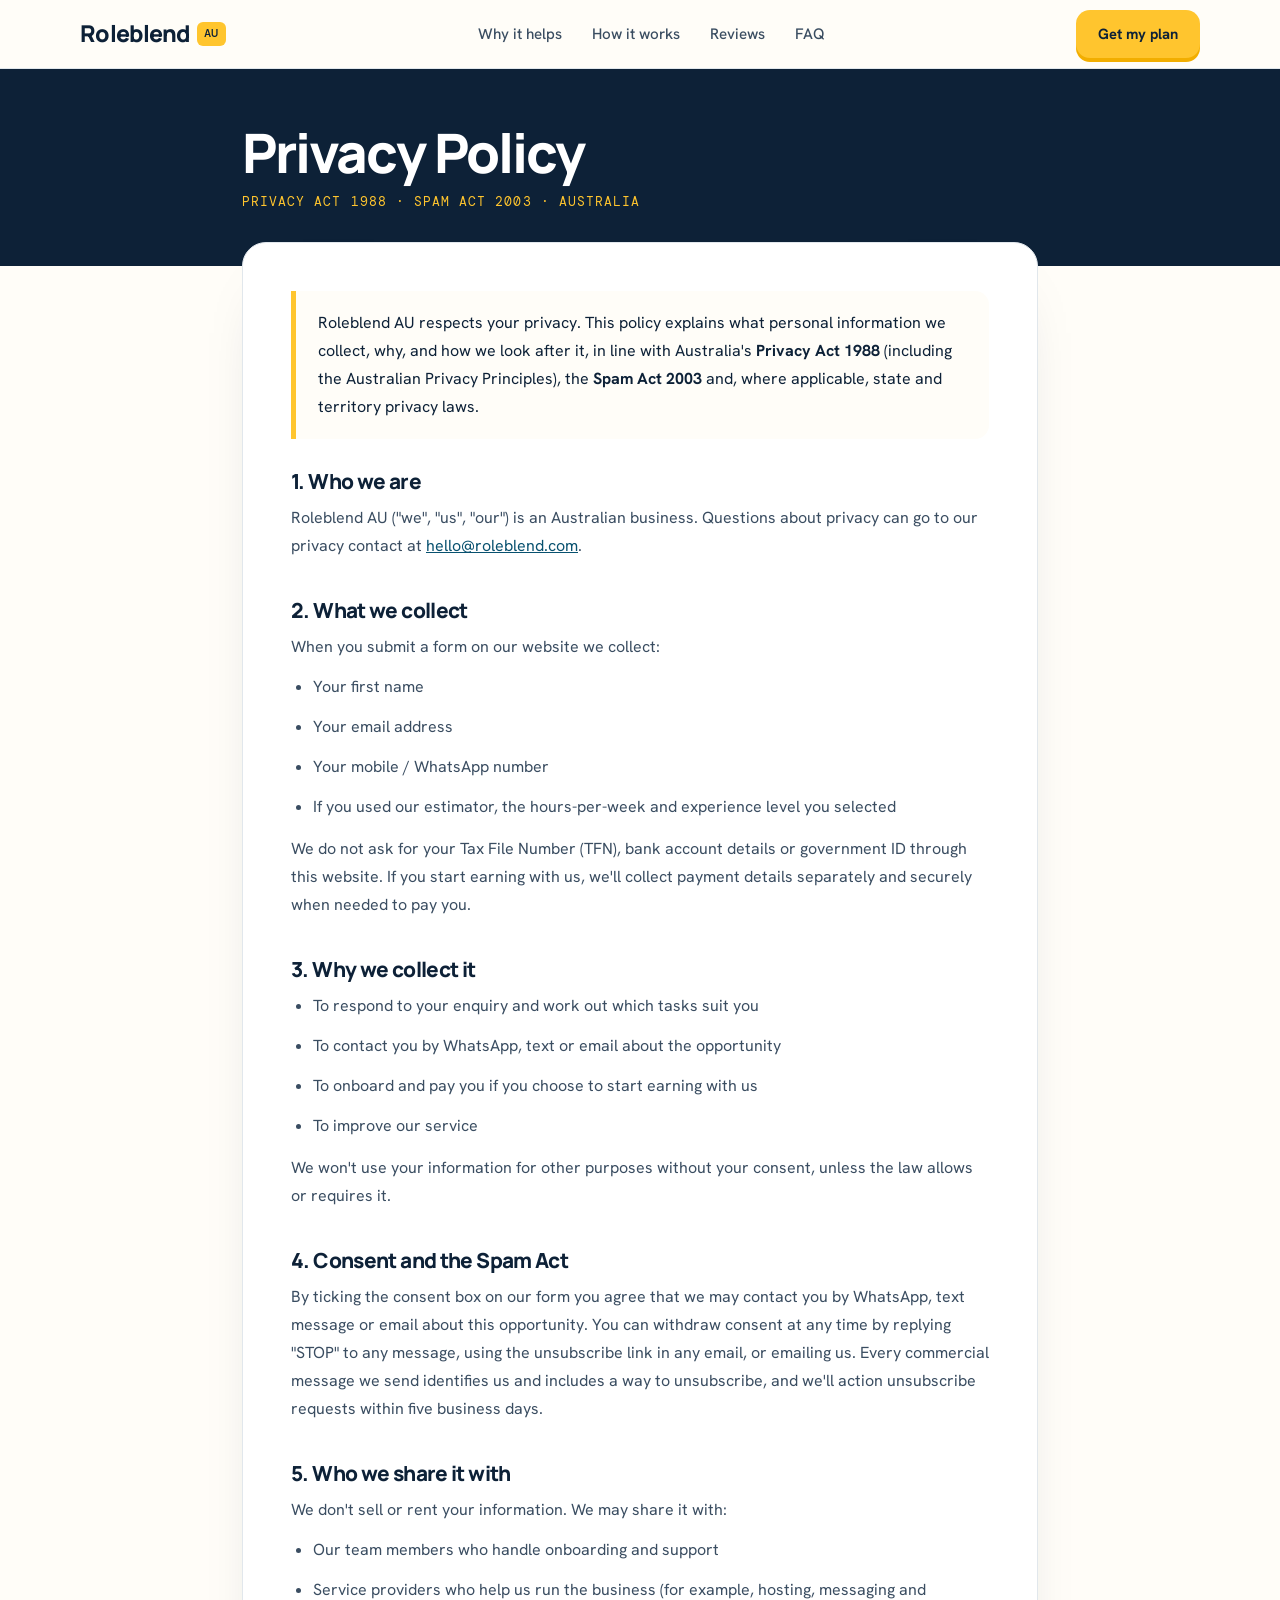
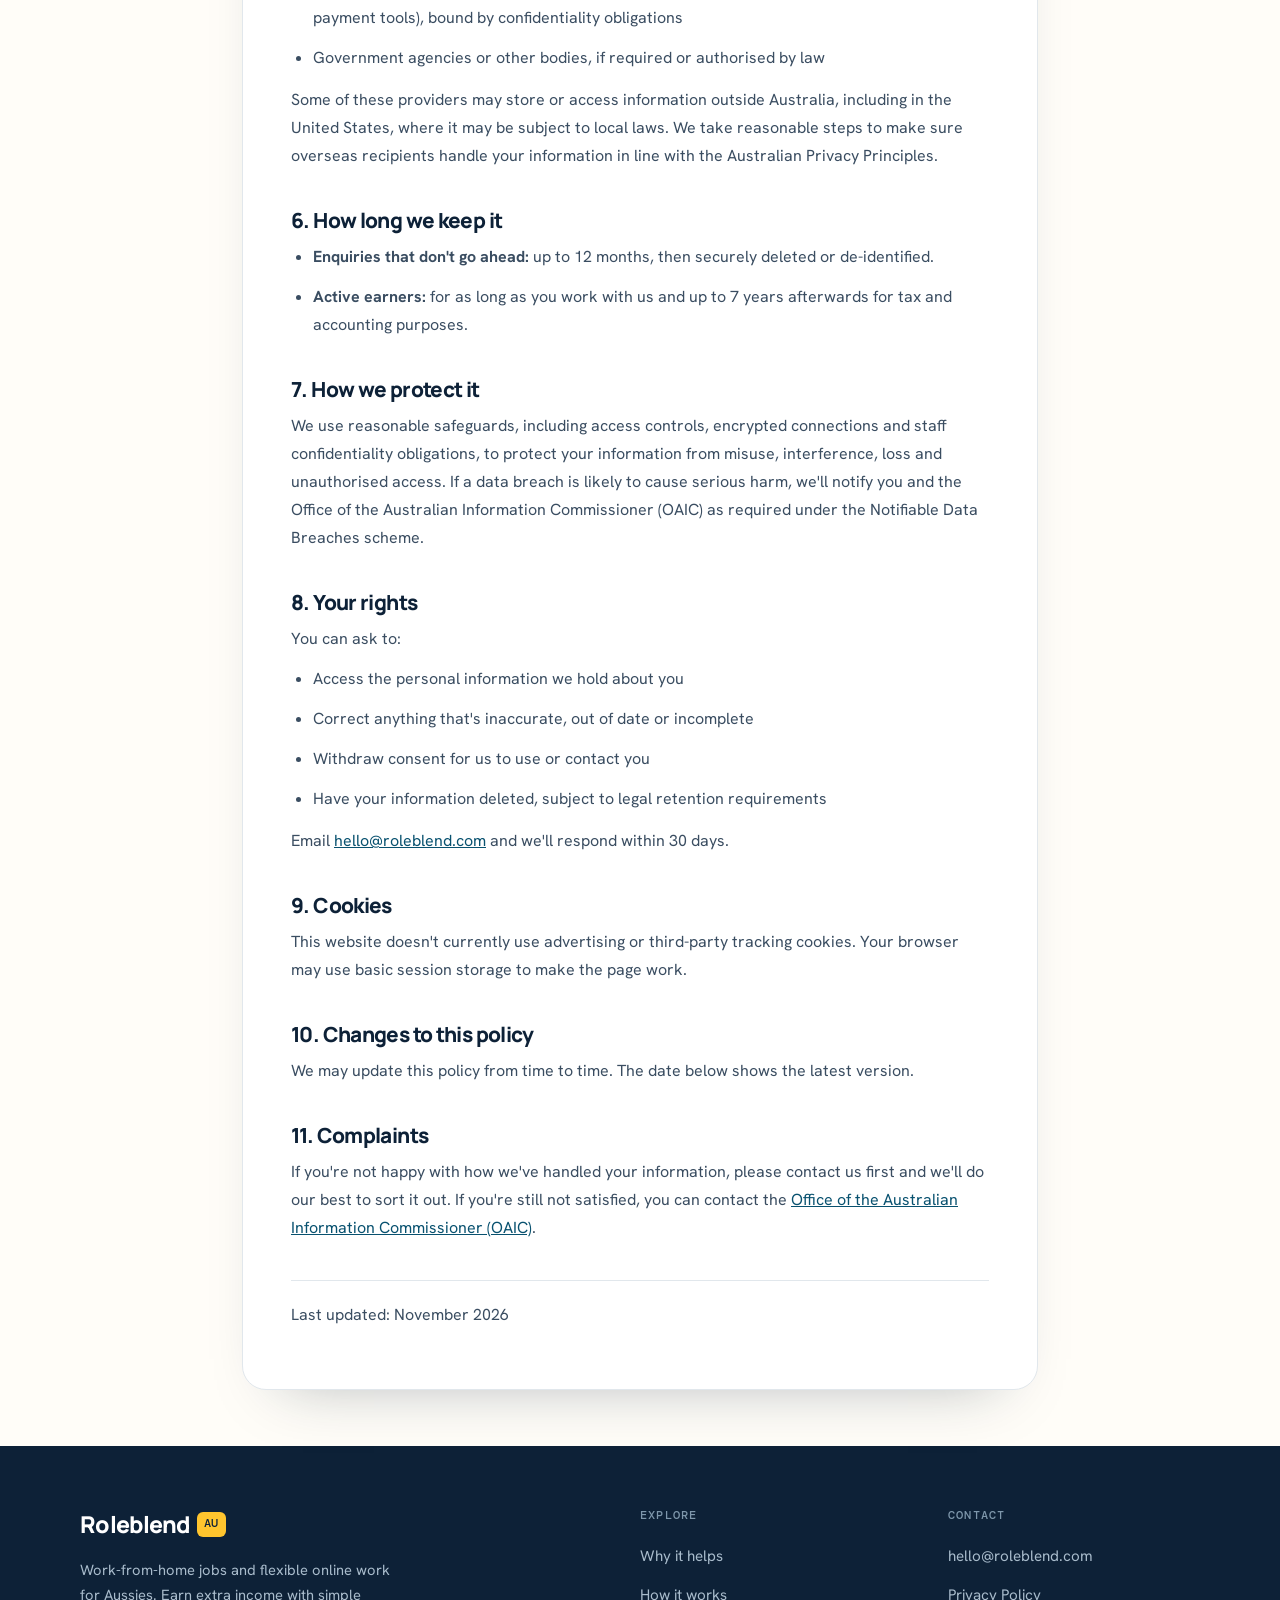
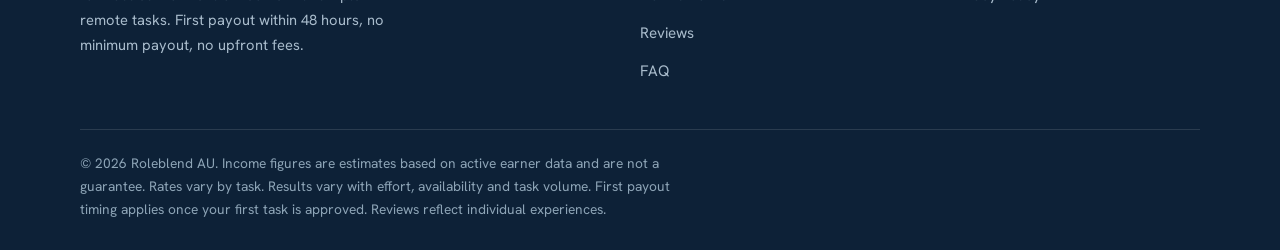
<file: privacy-policy/index.html>
<!DOCTYPE html>
<html lang="en-AU">
<head>
  <meta charset="UTF-8" />
  <meta name="viewport" content="width=device-width, initial-scale=1.0" />
  <title>Privacy Policy (Privacy Act &amp; Spam Act) | Roleblend AU</title>
  <meta name="description" content="How Roleblend AU collects, uses and protects your personal information under Australia's Privacy Act 1988 and Spam Act 2003." />
  <meta name="robots" content="noindex" />
  <meta name="theme-color" content="#0D2137" />
  <link rel="preconnect" href="https://fonts.googleapis.com" />
  <link rel="preconnect" href="https://fonts.gstatic.com" crossorigin />
  <link href="https://fonts.googleapis.com/css2?family=Manrope:wght@600;700;800&family=Hanken+Grotesk:wght@400;500;600;700&family=DM+Mono:wght@500&display=swap" rel="stylesheet" />
  <link rel="stylesheet" href="../shared.css" />
  <style>
    *, *::before, *::after { box-sizing: border-box; margin: 0; padding: 0; }
    :root { --bg:#FFFDF8; --white:#fff; --sea:#E8F2F6; --ink:#0D2137; --ink-2:#3A4D61; --mute:#566879; --line:#E1E7EC; --ocean:#0B6B9A; --ocean-d:#08516F; --wattle:#FFC52E; }
    body { font-family:'Hanken Grotesk',system-ui,sans-serif; background:var(--bg); color:var(--ink); line-height:1.75; font-size:1.0625rem; -webkit-font-smoothing:antialiased; }
    a { color:var(--ocean-d); text-decoration:underline; }
    :focus-visible { outline:3px solid var(--ocean); outline-offset:3px; border-radius:6px; }
    .wrap { width:min(100%,840px); margin-inline:auto; padding-inline:22px; }
    .hero { background:var(--ink); color:#fff; padding-block:56px 52px; }
    .hero h1 { font-family:'Manrope',sans-serif; font-weight: 800; font-size:clamp(2.2rem,5.4vw,3.4rem); letter-spacing: -0.035em; line-height:1; margin-bottom:12px; }
    .hero p { font-family:'DM Mono',monospace; font-size:.82rem; letter-spacing:.08em; text-transform:uppercase; color:var(--wattle); }
    .doc { background:var(--white); border:1px solid var(--line); border-radius:24px; padding:48px; margin-block:-24px 56px; position:relative; box-shadow:0 30px 60px -40px rgba(13,33,55,.35); }
    .doc h2 { font-family:'Manrope',sans-serif; font-weight: 800; font-size:1.3rem; letter-spacing:-0.03em; margin:38px 0 10px; line-height:1.2; }
    .doc h2:first-of-type { margin-top:0; }
    .doc p, .doc li { font-size:1rem; color:var(--ink-2); margin-bottom:12px; }
    .doc ul { margin:6px 0 14px 22px; }
    .note { border-left:5px solid var(--wattle); background:var(--bg); border-radius:0 14px 14px 0; padding:18px 22px; margin-bottom:30px; }
    .note p { margin:0; color:var(--ink); }
    .updated { margin-top:38px; padding-top:20px; border-top:1px solid var(--line); font-size:.88rem; color:var(--mute); }
    @media (max-width:520px) { .doc { padding:30px 20px; } }
  </style>
</head>
<body>
<header class="site-nav">
  <nav class="site-wrap nav-in" aria-label="Main">
    <a href="../" class="site-logo" aria-label="Roleblend AU home">Roleblend<b>AU</b></a>
    <div class="nav-links">
      <a href="../#why">Why it helps</a>
      <a href="../#how">How it works</a>
      <a href="../#reviews">Reviews</a>
      <a href="../#faq">FAQ</a>
    </div>
    <a href="../#apply" class="site-cta">Get my plan</a>
  </nav>
</header>

<section class="hero"><div class="wrap">
  <h1>Privacy Policy</h1>
  <p>Privacy Act 1988 · Spam Act 2003 · Australia</p>
</div></section>

<main class="wrap">
  <div class="doc">
    <div class="note"><p>Roleblend AU respects your privacy. This policy explains what personal information we collect, why, and how we look after it, in line with Australia's <strong>Privacy Act 1988</strong> (including the Australian Privacy Principles), the <strong>Spam Act 2003</strong> and, where applicable, state and territory privacy laws.</p></div>

    <h2>1. Who we are</h2>
    <p>Roleblend AU ("we", "us", "our") is an Australian business. Questions about privacy can go to our privacy contact at <a href="mailto:hello@roleblend.com">hello@roleblend.com</a>.</p>

    <h2>2. What we collect</h2>
    <p>When you submit a form on our website we collect:</p>
    <ul>
      <li>Your first name</li>
      <li>Your email address</li>
      <li>Your mobile / WhatsApp number</li>
      <li>If you used our estimator, the hours-per-week and experience level you selected</li>
    </ul>
    <p>We do not ask for your Tax File Number (TFN), bank account details or government ID through this website. If you start earning with us, we'll collect payment details separately and securely when needed to pay you.</p>

    <h2>3. Why we collect it</h2>
    <ul>
      <li>To respond to your enquiry and work out which tasks suit you</li>
      <li>To contact you by WhatsApp, text or email about the opportunity</li>
      <li>To onboard and pay you if you choose to start earning with us</li>
      <li>To improve our service</li>
    </ul>
    <p>We won't use your information for other purposes without your consent, unless the law allows or requires it.</p>

    <h2>4. Consent and the Spam Act</h2>
    <p>By ticking the consent box on our form you agree that we may contact you by WhatsApp, text message or email about this opportunity. You can withdraw consent at any time by replying "STOP" to any message, using the unsubscribe link in any email, or emailing us. Every commercial message we send identifies us and includes a way to unsubscribe, and we'll action unsubscribe requests within five business days.</p>

    <h2>5. Who we share it with</h2>
    <p>We don't sell or rent your information. We may share it with:</p>
    <ul>
      <li>Our team members who handle onboarding and support</li>
      <li>Service providers who help us run the business (for example, hosting, messaging and payment tools), bound by confidentiality obligations</li>
      <li>Government agencies or other bodies, if required or authorised by law</li>
    </ul>
    <p>Some of these providers may store or access information outside Australia, including in the United States, where it may be subject to local laws. We take reasonable steps to make sure overseas recipients handle your information in line with the Australian Privacy Principles.</p>

    <h2>6. How long we keep it</h2>
    <ul>
      <li><strong>Enquiries that don't go ahead:</strong> up to 12 months, then securely deleted or de-identified.</li>
      <li><strong>Active earners:</strong> for as long as you work with us and up to 7 years afterwards for tax and accounting purposes.</li>
    </ul>

    <h2>7. How we protect it</h2>
    <p>We use reasonable safeguards, including access controls, encrypted connections and staff confidentiality obligations, to protect your information from misuse, interference, loss and unauthorised access. If a data breach is likely to cause serious harm, we'll notify you and the Office of the Australian Information Commissioner (OAIC) as required under the Notifiable Data Breaches scheme.</p>

    <h2>8. Your rights</h2>
    <p>You can ask to:</p>
    <ul>
      <li>Access the personal information we hold about you</li>
      <li>Correct anything that's inaccurate, out of date or incomplete</li>
      <li>Withdraw consent for us to use or contact you</li>
      <li>Have your information deleted, subject to legal retention requirements</li>
    </ul>
    <p>Email <a href="mailto:hello@roleblend.com">hello@roleblend.com</a> and we'll respond within 30 days.</p>

    <h2>9. Cookies</h2>
    <p>This website doesn't currently use advertising or third-party tracking cookies. Your browser may use basic session storage to make the page work.</p>

    <h2>10. Changes to this policy</h2>
    <p>We may update this policy from time to time. The date below shows the latest version.</p>

    <h2>11. Complaints</h2>
    <p>If you're not happy with how we've handled your information, please contact us first and we'll do our best to sort it out. If you're still not satisfied, you can contact the <a href="https://www.oaic.gov.au" target="_blank" rel="noopener">Office of the Australian Information Commissioner (OAIC)</a>.</p>

    <p class="updated">Last updated: November 2026</p>
  </div>
</main>

<footer class="site-footer">
  <div class="site-wrap">
    <div class="ft">
      <div>
        <a class="site-logo" href="../">Roleblend<b>AU</b></a>
        <p>Work-from-home jobs and flexible online work for Aussies. Earn extra income with simple remote tasks. First payout within 48 hours, no minimum payout, no upfront fees.</p>
      </div>
      <div>
        <h5>Explore</h5>
        <ul>
          <li><a href="../#why">Why it helps</a></li>
          <li><a href="../#how">How it works</a></li>
          <li><a href="../#reviews">Reviews</a></li>
          <li><a href="../#faq">FAQ</a></li>
        </ul>
      </div>
      <div>
        <h5>Contact</h5>
        <ul>
          <li><a href="mailto:hello@roleblend.com">hello@roleblend.com</a></li>
          <li><a href="../privacy-policy/">Privacy Policy</a></li>
        </ul>
      </div>
    </div>
    <div class="ft-bot">
      <p>&copy; 2026 Roleblend AU. Income figures are estimates based on active earner data and are not a guarantee. Rates vary by task. Results vary with effort, availability and task volume. First payout timing applies once your first task is approved. Reviews reflect individual experiences.</p>
    </div>
  </div>
</footer></body>
</html>
</file>
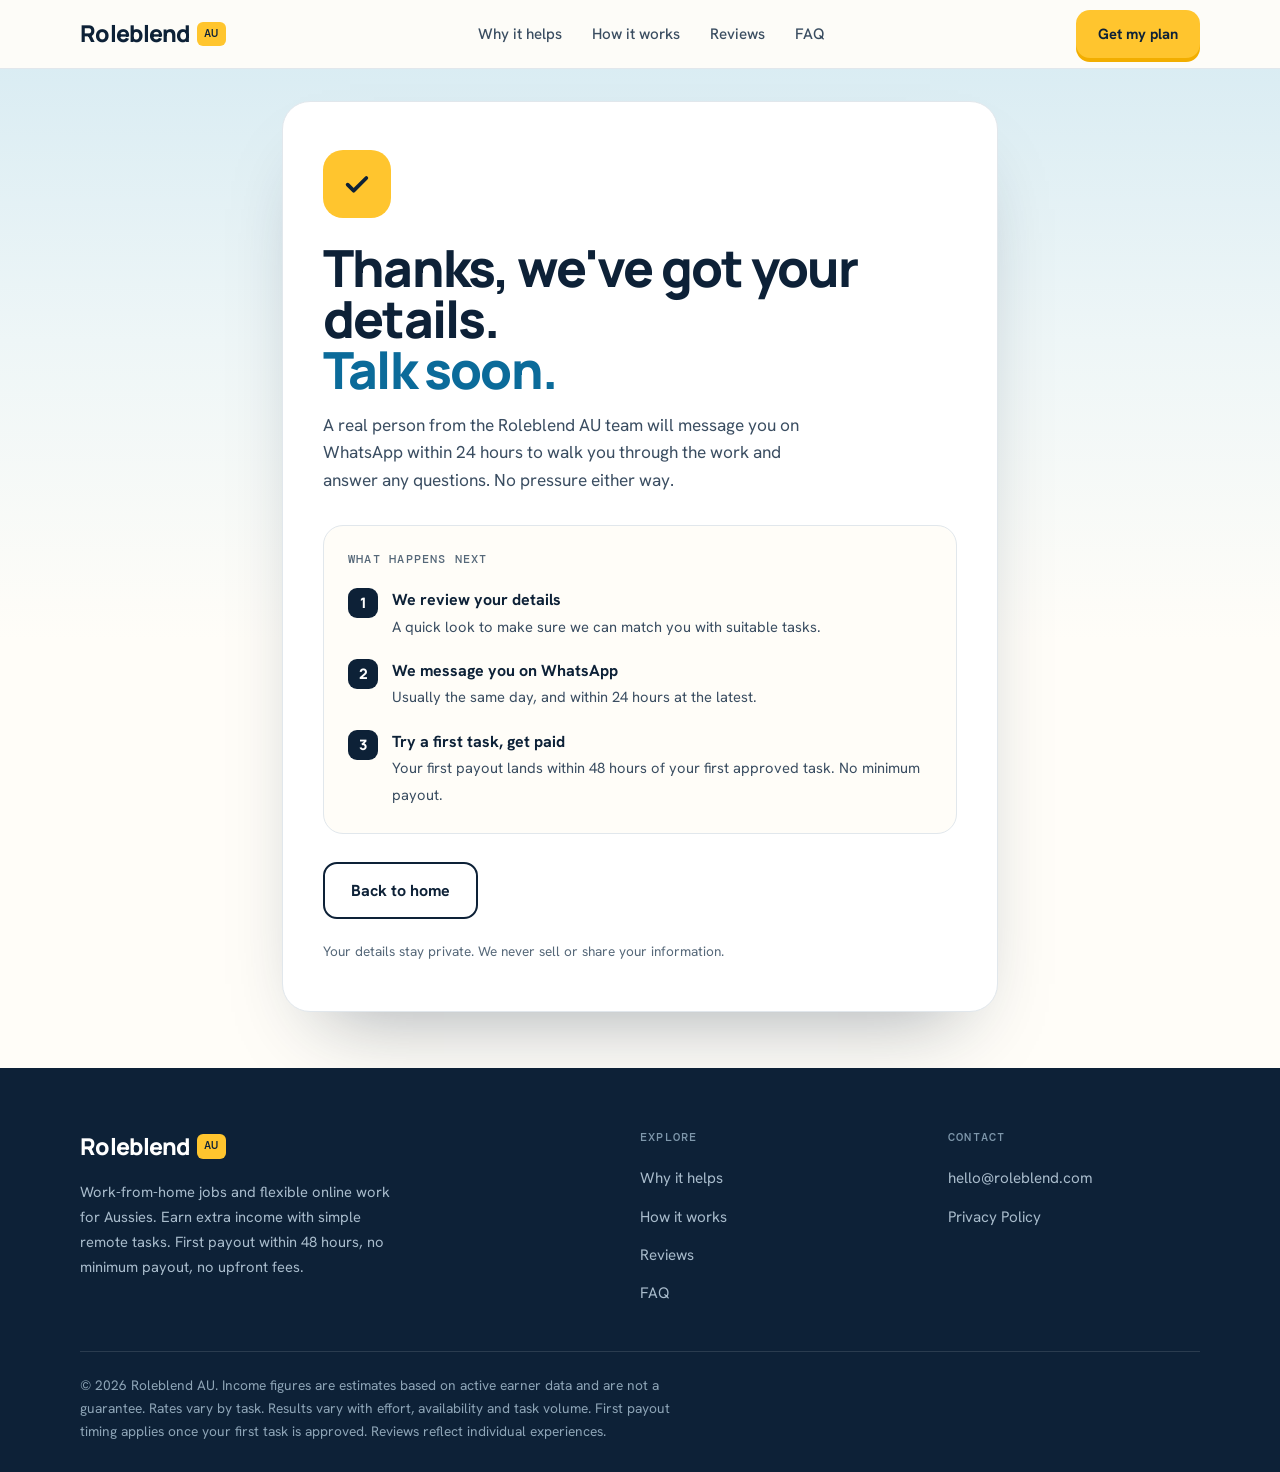
<file: thank-you/index.html>
<!DOCTYPE html>
<html lang="en-AU">
<head>
  <meta charset="UTF-8" />
  <meta name="viewport" content="width=device-width, initial-scale=1.0" />
  <title>Thanks, we've got your details | Roleblend AU</title>
  <meta name="robots" content="noindex" />
  <meta name="theme-color" content="#0D2137" />
  <link rel="preconnect" href="https://fonts.googleapis.com" />
  <link rel="preconnect" href="https://fonts.gstatic.com" crossorigin />
  <link href="https://fonts.googleapis.com/css2?family=Manrope:wght@600;700;800&family=Hanken+Grotesk:wght@400;500;600;700&family=DM+Mono:wght@500&display=swap" rel="stylesheet" />
  <link rel="stylesheet" href="../shared.css" />
  <style>
    *, *::before, *::after { box-sizing: border-box; margin: 0; padding: 0; }
    :root { --bg:#FFFDF8; --white:#fff; --sea:#E8F2F6; --ink:#0D2137; --ink-2:#3A4D61; --mute:#566879; --line:#E1E7EC; --ocean:#0B6B9A; --ocean-d:#08516F; --wattle:#FFC52E; --wattle-d:#F2AE00; --gum:#2B6A55; }
    body { font-family:'Hanken Grotesk',system-ui,sans-serif; background:linear-gradient(180deg,#D5EAF2 0,#EEF6F7 340px,var(--bg) 640px); color:var(--ink); line-height:1.6; font-size:1.0625rem; min-height:100vh; display:flex; flex-direction:column; -webkit-font-smoothing:antialiased; }
    a { color:inherit; text-decoration:none; }
    :focus-visible { outline:3px solid var(--ocean); outline-offset:3px; border-radius:6px; }
    .wrap { width:min(100%,760px); margin-inline:auto; padding-inline:22px; }
    main { flex:1; display:grid; align-items:center; padding-block:32px 56px; }
    .card { background:var(--white); border:1px solid var(--line); border-radius:28px; padding:48px 40px; box-shadow:0 40px 80px -40px rgba(13,33,55,.4); }
    .tick { width:68px; height:68px; border-radius:20px; background:var(--wattle); color:var(--ink); display:grid; place-items:center; margin-bottom:24px; }
    .tick svg { width:32px; height:32px; }
    h1 { font-family:'Manrope',sans-serif; font-weight: 800; font-size:clamp(2.1rem,6vw,3.2rem); letter-spacing: -0.035em; line-height:1; margin-bottom:16px; }
    h1 em { font-style:normal; color:var(--ocean); display:block; }
    .sub { color:var(--ink-2); font-size:1.08rem; max-width:50ch; margin-bottom:30px; }
    .next { background:var(--bg); border:1px solid var(--line); border-radius:20px; padding:24px; margin-bottom:28px; }
    .next h2 { font-family:'DM Mono',monospace; font-weight:500; font-size:.76rem; letter-spacing:.1em; text-transform:uppercase; color:var(--mute); margin-bottom:18px; }
    .step { display:flex; gap:14px; margin-bottom:18px; }
    .step:last-child { margin-bottom:0; }
    .dot { width:30px; height:30px; border-radius:9px; background:var(--ink); color:#fff; font-family:'Manrope',sans-serif; font-size:.9rem; font-weight: 800; display:grid; place-items:center; flex-shrink:0; margin-top:1px; }
    .step strong { display:block; font-size:1rem; }
    .step span { font-size:.92rem; color:var(--ink-2); }
    .btns { display:flex; flex-wrap:wrap; gap:12px; }
    .btn { display:inline-flex; align-items:center; justify-content:center; gap:8px; min-height:52px; padding:14px 26px; border-radius:14px; border:2px solid transparent; font-weight:700; font-size:1rem; transition:transform .2s, box-shadow .2s, background .2s, color .2s; }
    .btn-go { background:var(--wattle); color:var(--ink); box-shadow:0 4px 0 var(--wattle-d); } .btn-go:hover { transform:translateY(-2px); box-shadow:0 6px 0 var(--wattle-d); }
    .btn-ghost { border-color:var(--ink); } .btn-ghost:hover { background:var(--ink); color:#fff; }
    .btn svg { width:20px; height:20px; }
    .note { margin-top:22px; font-size:.85rem; color:var(--mute); }
    @media (max-width:520px) { .card { padding:32px 22px; } .btn { width:100%; } }
    @media (prefers-reduced-motion: reduce) { *, *::before, *::after { transition-duration:.01ms !important; } }
  </style>
</head>
<body>
<header class="site-nav">
  <nav class="site-wrap nav-in" aria-label="Main">
    <a href="../" class="site-logo" aria-label="Roleblend AU home">Roleblend<b>AU</b></a>
    <div class="nav-links">
      <a href="../#why">Why it helps</a>
      <a href="../#how">How it works</a>
      <a href="../#reviews">Reviews</a>
      <a href="../#faq">FAQ</a>
    </div>
    <a href="../#apply" class="site-cta">Get my plan</a>
  </nav>
</header>

<main>
  <div class="wrap">
    <div class="card">
      <div class="tick"><svg viewBox="0 0 24 24" fill="none" stroke="currentColor" stroke-width="2.8" stroke-linecap="round" stroke-linejoin="round" aria-hidden="true"><path d="M5 12.5l4.5 4.5L19 7.5"/></svg></div>
      <h1>Thanks, we've got your details. <em>Talk soon.</em></h1>
      <p class="sub">A real person from the Roleblend AU team will message you on WhatsApp within 24 hours to walk you through the work and answer any questions. No pressure either way.</p>

      <div class="next">
        <h2>What happens next</h2>
        <div class="step"><div class="dot">1</div><div><strong>We review your details</strong><span>A quick look to make sure we can match you with suitable tasks.</span></div></div>
        <div class="step"><div class="dot">2</div><div><strong>We message you on WhatsApp</strong><span>Usually the same day, and within 24 hours at the latest.</span></div></div>
        <div class="step"><div class="dot">3</div><div><strong>Try a first task, get paid</strong><span>Your first payout lands within 48 hours of your first approved task. No minimum payout.</span></div></div>
      </div>

      <div class="btns">
        <a class="btn btn-ghost" href="../">Back to home</a>
      </div>
      <p class="note">Your details stay private. We never sell or share your information.</p>
    </div>
  </div>
</main>

<footer class="site-footer">
  <div class="site-wrap">
    <div class="ft">
      <div>
        <a class="site-logo" href="../">Roleblend<b>AU</b></a>
        <p>Work-from-home jobs and flexible online work for Aussies. Earn extra income with simple remote tasks. First payout within 48 hours, no minimum payout, no upfront fees.</p>
      </div>
      <div>
        <h5>Explore</h5>
        <ul>
          <li><a href="../#why">Why it helps</a></li>
          <li><a href="../#how">How it works</a></li>
          <li><a href="../#reviews">Reviews</a></li>
          <li><a href="../#faq">FAQ</a></li>
        </ul>
      </div>
      <div>
        <h5>Contact</h5>
        <ul>
          <li><a href="mailto:hello@roleblend.com">hello@roleblend.com</a></li>
          <li><a href="../privacy-policy/">Privacy Policy</a></li>
        </ul>
      </div>
    </div>
    <div class="ft-bot">
      <p>&copy; 2026 Roleblend AU. Income figures are estimates based on active earner data and are not a guarantee. Rates vary by task. Results vary with effort, availability and task volume. First payout timing applies once your first task is approved. Reviews reflect individual experiences.</p>
    </div>
  </div>
</footer></body>
</html>
</file>
<file: shared.css>
/* ==========================================================
   Roleblend AU: shared header + footer (used on every page)
   Change it here and it updates everywhere.
   ========================================================== */

.site-nav, .site-footer {
  --s-bg: #FFFDF8;
  --s-ink: #0D2137;
  --s-ink-2: #3A4D61;
  --s-line: #E1E7EC;
  --s-wattle: #FFC52E;
  --s-wattle-d: #F2AE00;
  --s-display: 'Manrope', 'Segoe UI', system-ui, sans-serif;
  --s-body: 'Hanken Grotesk', 'Segoe UI', system-ui, sans-serif;
  --s-mono: 'DM Mono', ui-monospace, 'Cascadia Mono', Consolas, monospace;
  font-family: var(--s-body);
  line-height: 1.6;
  font-size: 1.0625rem;
  text-align: left;
}
.site-nav *, .site-nav *::before, .site-nav *::after,
.site-footer *, .site-footer *::before, .site-footer *::after { box-sizing: border-box; }
.site-nav a, .site-footer a { color: inherit; text-decoration: none; }
.site-nav :focus-visible { outline: 3px solid #0B6B9A; outline-offset: 3px; border-radius: 6px; }
.site-footer :focus-visible { outline: 3px solid var(--s-wattle); outline-offset: 3px; border-radius: 6px; }

.site-wrap { width: 100%; max-width: 1200px; margin-inline: auto; padding-inline: 20px; }
@media (min-width: 700px)  { .site-wrap { padding-inline: 32px; } }
@media (min-width: 1100px) { .site-wrap { padding-inline: 40px; } }

/* Logo */
.site-logo { font-family: var(--s-display); font-weight: 800; font-size: 1.45rem; letter-spacing: -0.03em; display: inline-flex; align-items: center; gap: 6px; }
.site-logo b { font-family: var(--s-mono); font-weight: 500; font-size: .72rem; letter-spacing: .06em; background: var(--s-wattle); color: var(--s-ink); padding: 3px 7px; border-radius: 6px; }

/* Header */
.site-nav { position: sticky; top: 0; z-index: 200; background: rgba(255,253,248,.94); -webkit-backdrop-filter: blur(12px); backdrop-filter: blur(12px); border-bottom: 1px solid var(--s-line); color: var(--s-ink); }
.site-nav .nav-in { display: flex; align-items: center; justify-content: space-between; gap: 16px; height: 68px; }
.site-nav .nav-links { display: none; gap: 30px; }
@media (min-width: 900px) { .site-nav .nav-links { display: flex; } }
.site-nav .nav-links a { font-size: 0.95rem; font-weight: 500; color: var(--s-ink-2); padding: 8px 0; }
.site-nav .nav-links a:hover { color: var(--s-ink); text-decoration: underline; text-decoration-thickness: 2px; text-underline-offset: 6px; text-decoration-color: var(--s-wattle-d); }
.site-nav .nav-links a[aria-current] { color: var(--s-ink); text-decoration: underline; text-decoration-thickness: 3px; text-underline-offset: 8px; text-decoration-color: var(--s-wattle-d); }

.site-cta {
  display: inline-flex; align-items: center; justify-content: center; min-height: 42px; padding: 8px 16px;
  border-radius: 14px; border: 2px solid transparent; font-family: var(--s-body); font-weight: 700; font-size: 0.88rem; white-space: nowrap;
  background: var(--s-wattle); color: var(--s-ink); box-shadow: 0 4px 0 var(--s-wattle-d);
  transition: transform .2s, box-shadow .2s;
}
@media (min-width: 560px) { .site-cta { min-height: 44px; padding: 10px 20px; font-size: 0.92rem; } }
.site-nav a.site-cta:hover { transform: translateY(-2px); box-shadow: 0 6px 0 var(--s-wattle-d); }
.site-nav a.site-cta:active { transform: translateY(2px); box-shadow: 0 1px 0 var(--s-wattle-d); }

/* Footer */
.site-footer { background: var(--s-ink); color: #A9BCCC; padding-block: 60px 28px; font-size: 1rem; }
.site-footer .ft { display: grid; gap: 32px; margin-bottom: 40px; }
@media (min-width: 700px) { .site-footer .ft { grid-template-columns: 2fr 1fr 1fr; gap: 56px; } }
.site-footer .site-logo { color: #fff; margin-bottom: 14px; }
.site-footer .ft p { font-size: 0.92rem; line-height: 1.7; max-width: 40ch; }
.site-footer h5 { font-family: var(--s-mono); font-weight: 500; font-size: 0.76rem; letter-spacing: .1em; text-transform: uppercase; color: #7E97AB; margin-bottom: 14px; }
.site-footer ul { list-style: none; display: grid; gap: 4px; }
.site-footer li a { font-size: 0.95rem; display: inline-block; padding: 5px 0; overflow-wrap: anywhere; }
.site-footer li a:hover { color: #fff; text-decoration: underline; }
.site-footer .ft-bot { border-top: 1px solid rgba(255,255,255,.12); padding-top: 22px; }
.site-footer .ft-bot p { max-width: 78ch; font-size: clamp(0.8rem, 0.76rem + 0.2vw, 0.86rem); line-height: 1.7; color: #8DA4B6; overflow-wrap: break-word; text-wrap: pretty; }
</file>
